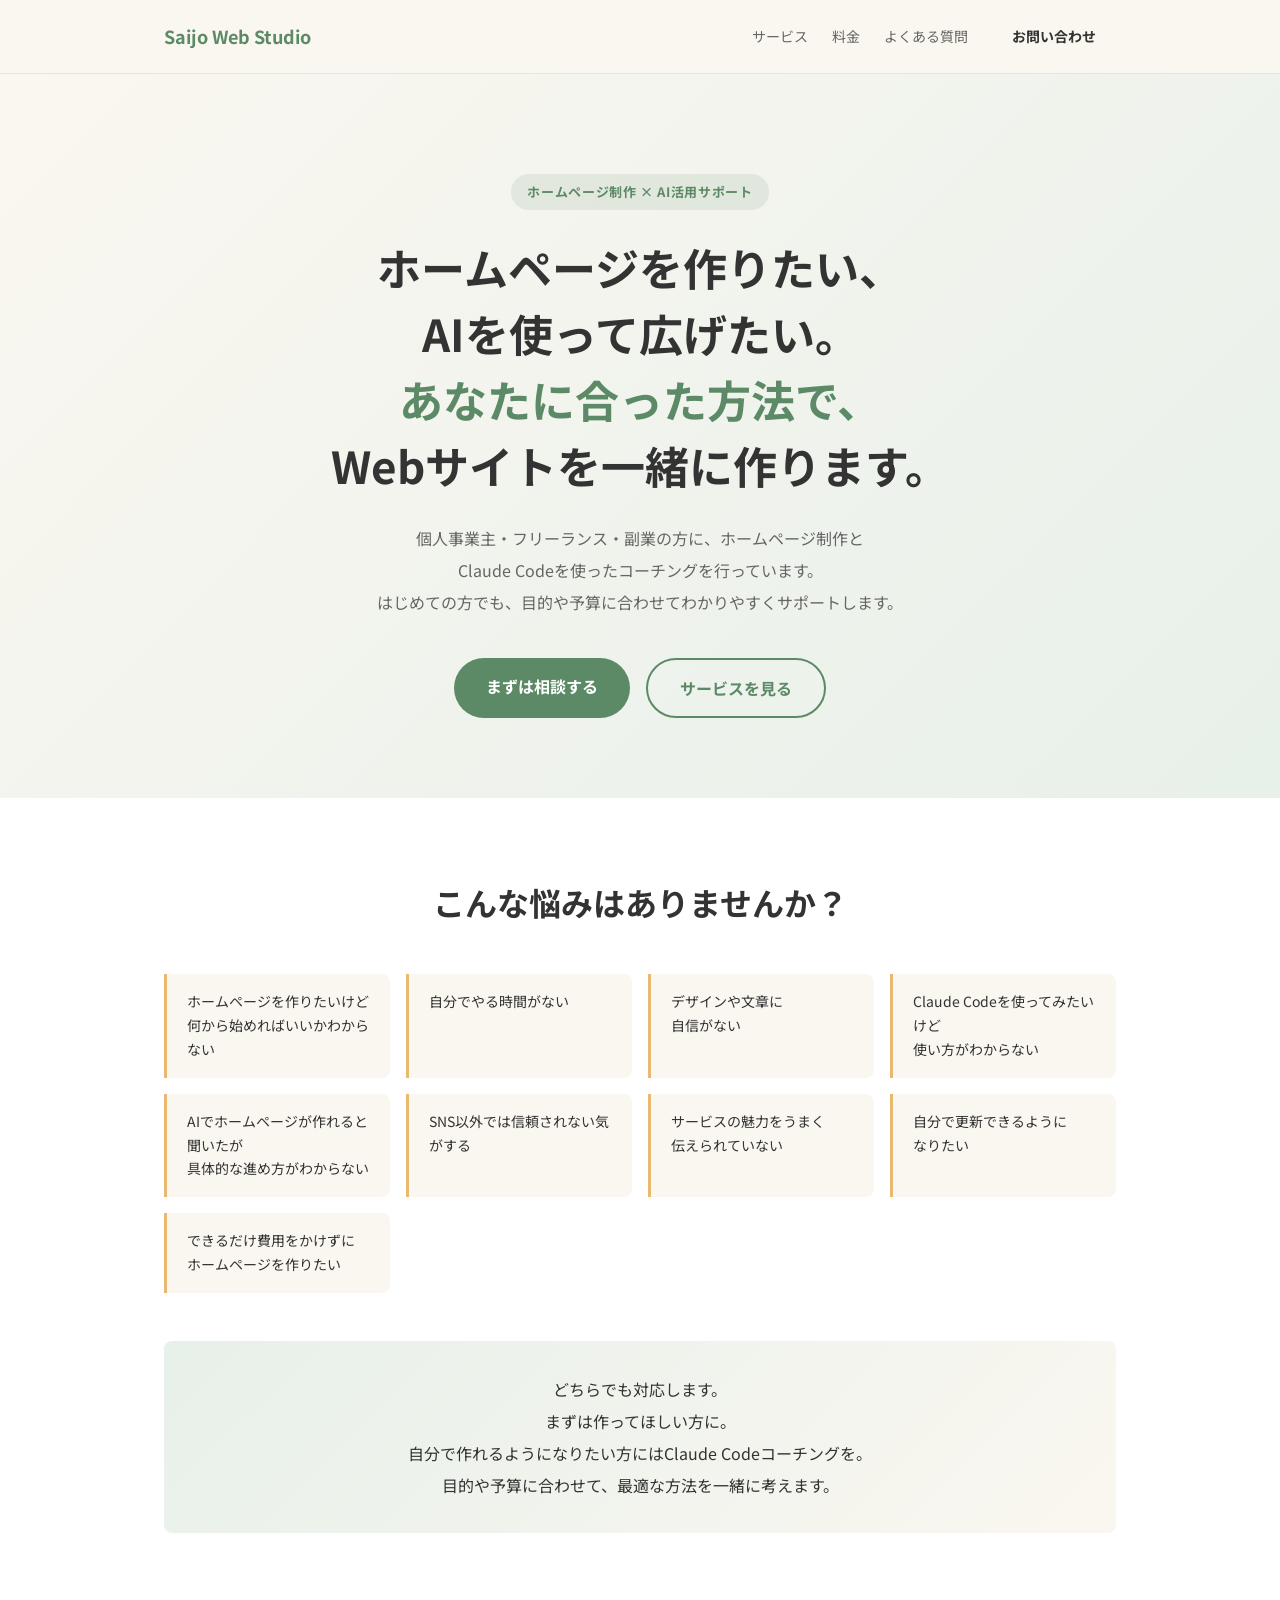
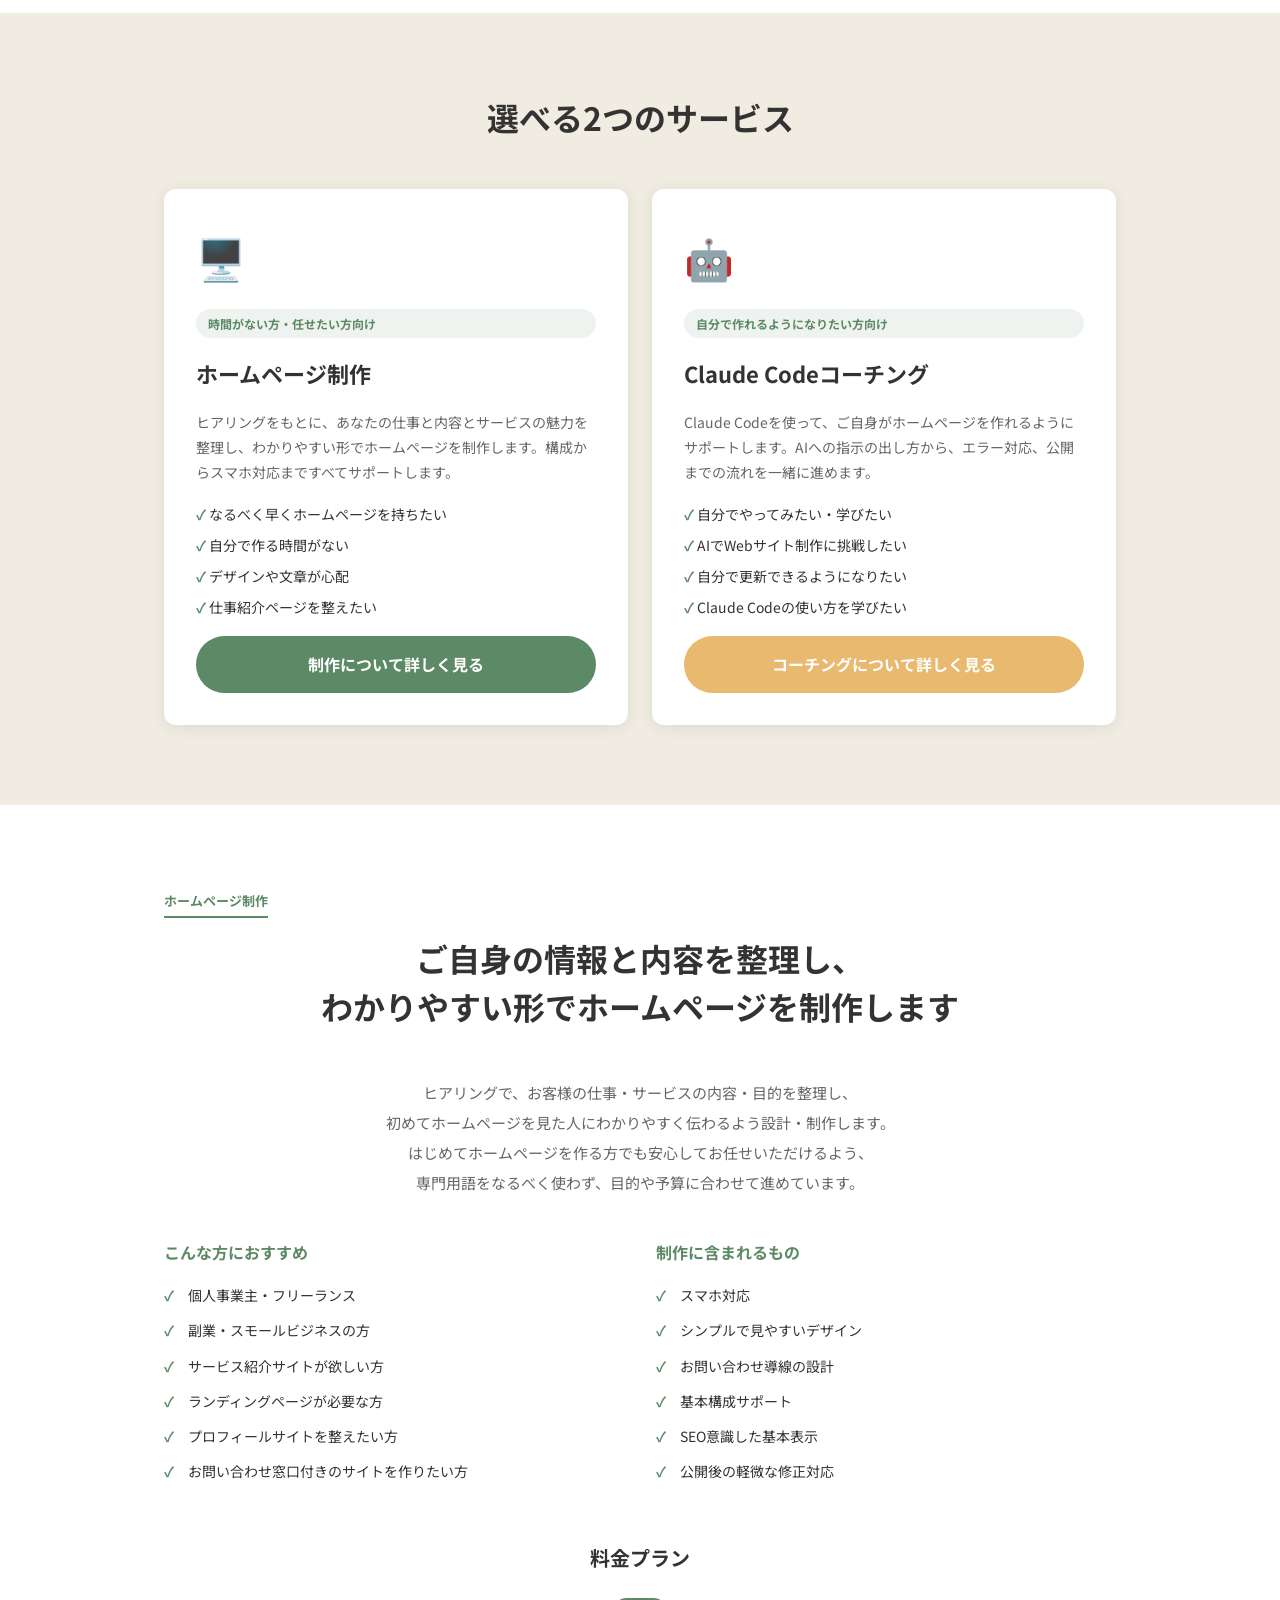
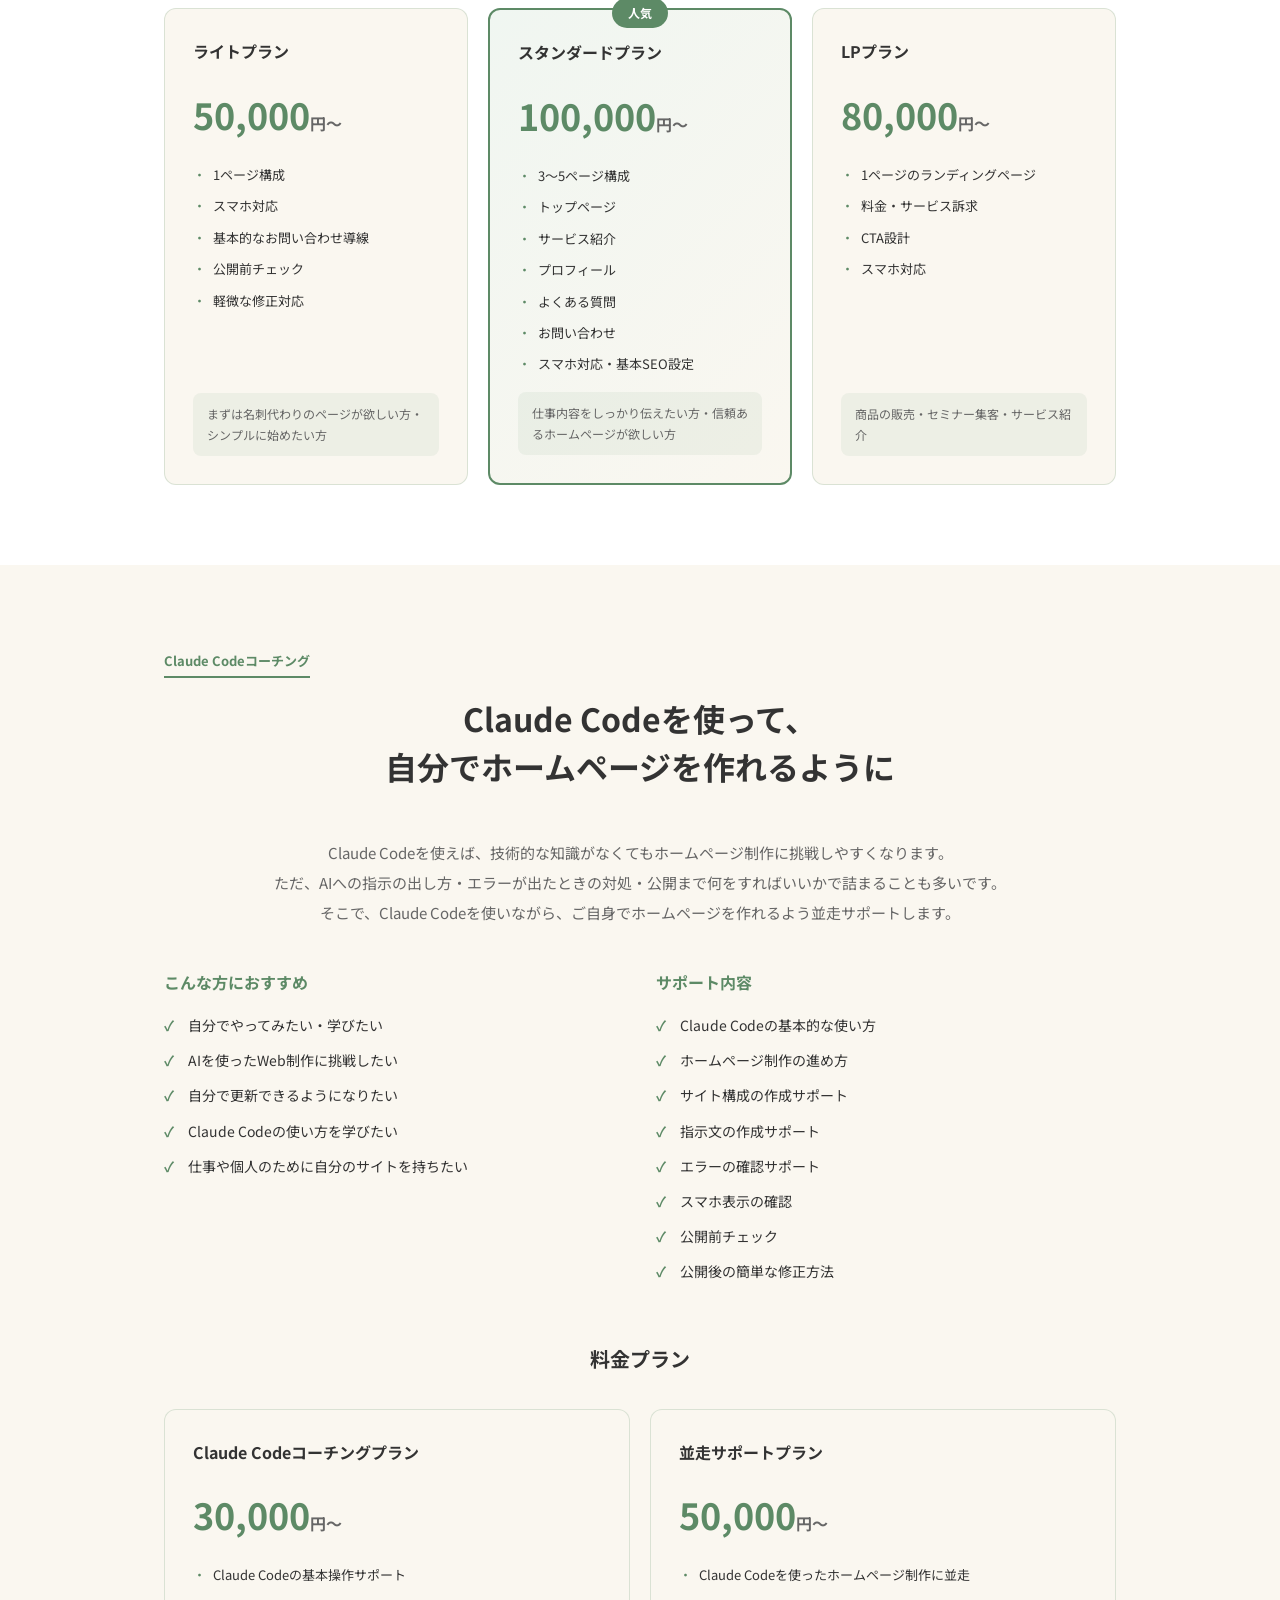
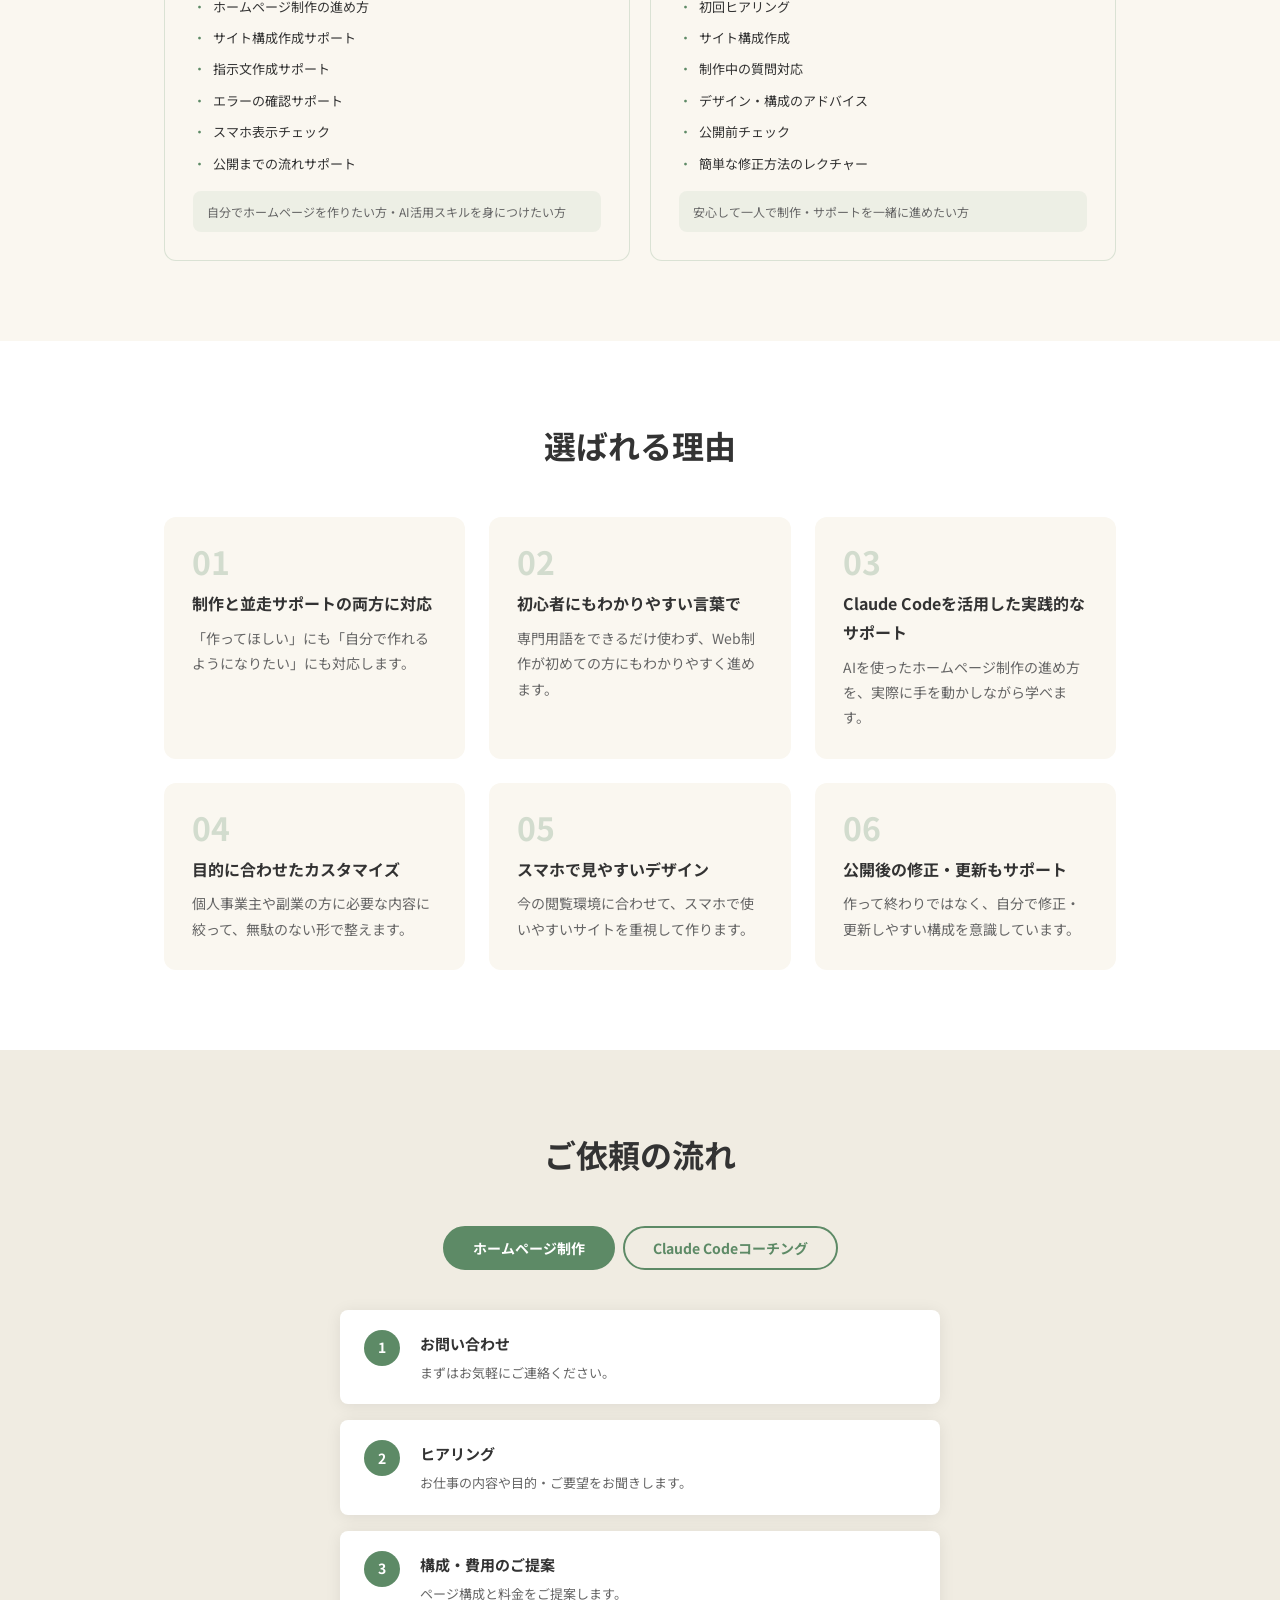
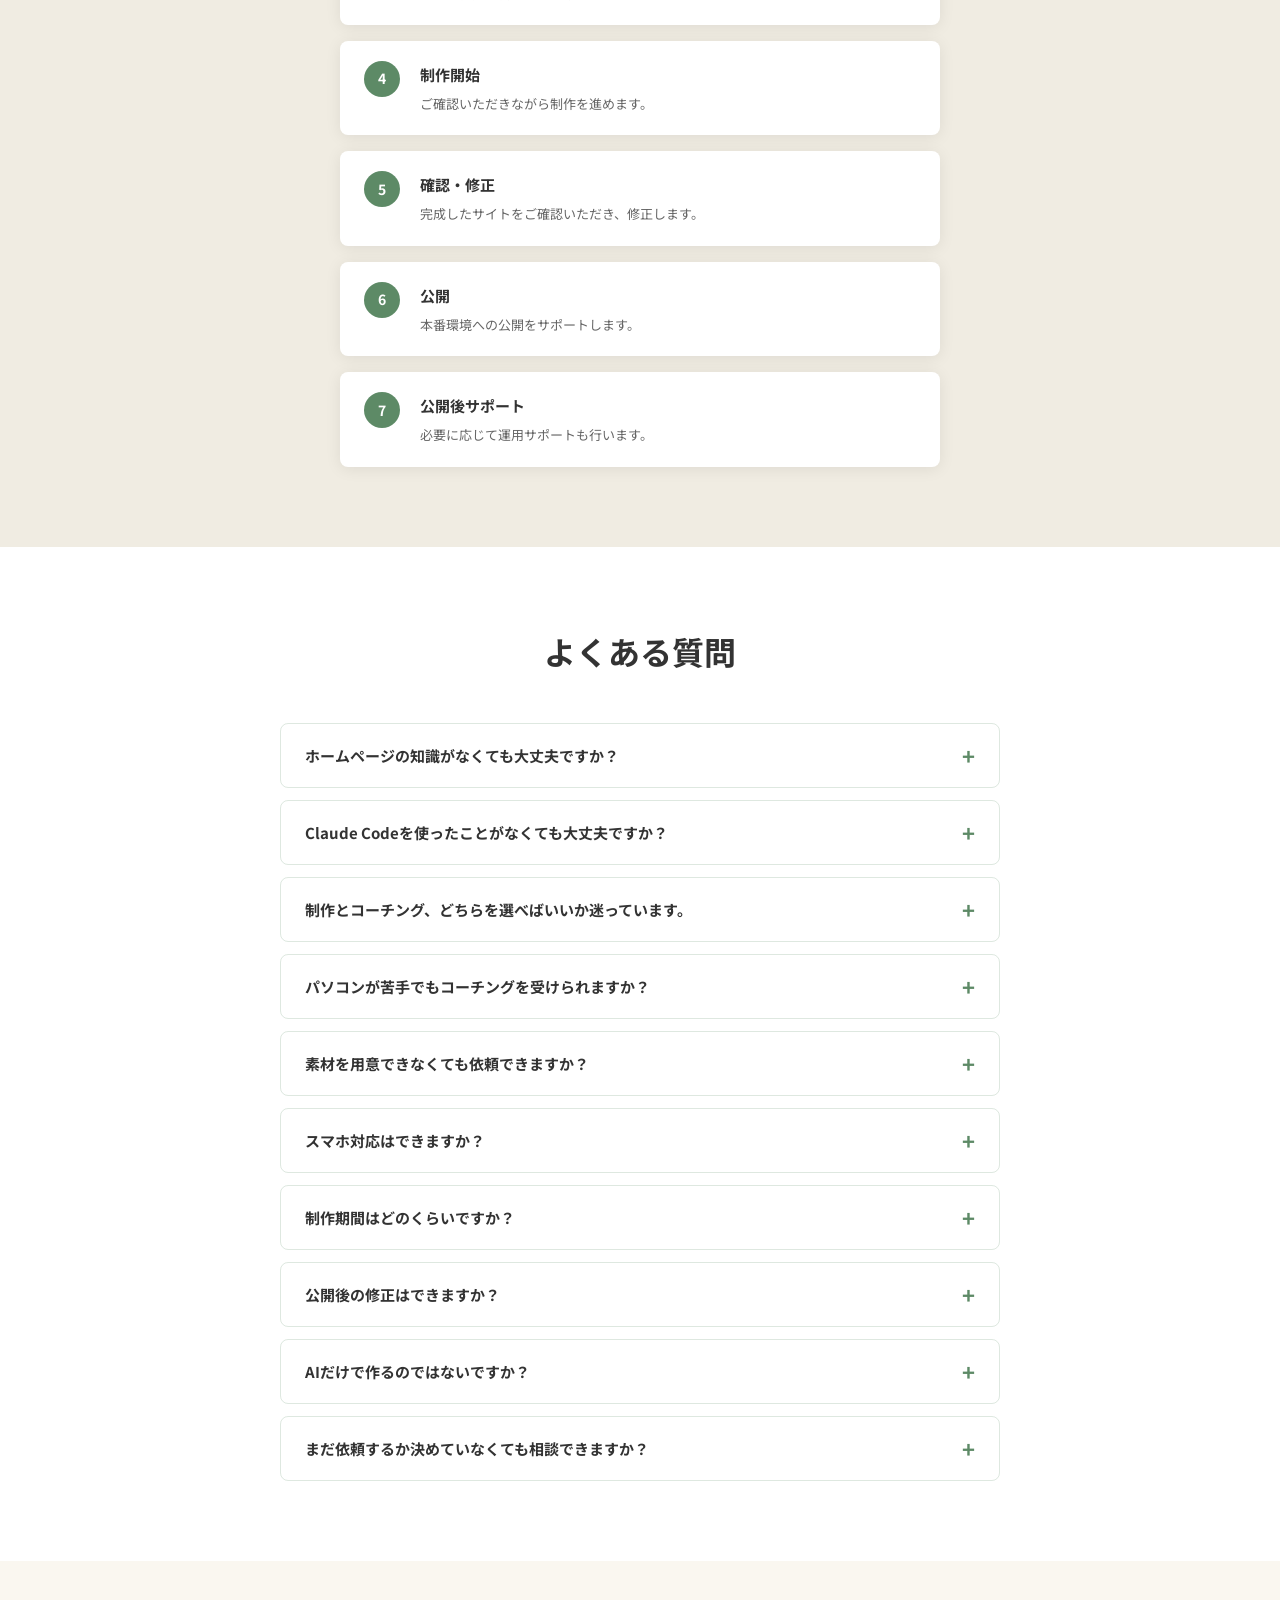
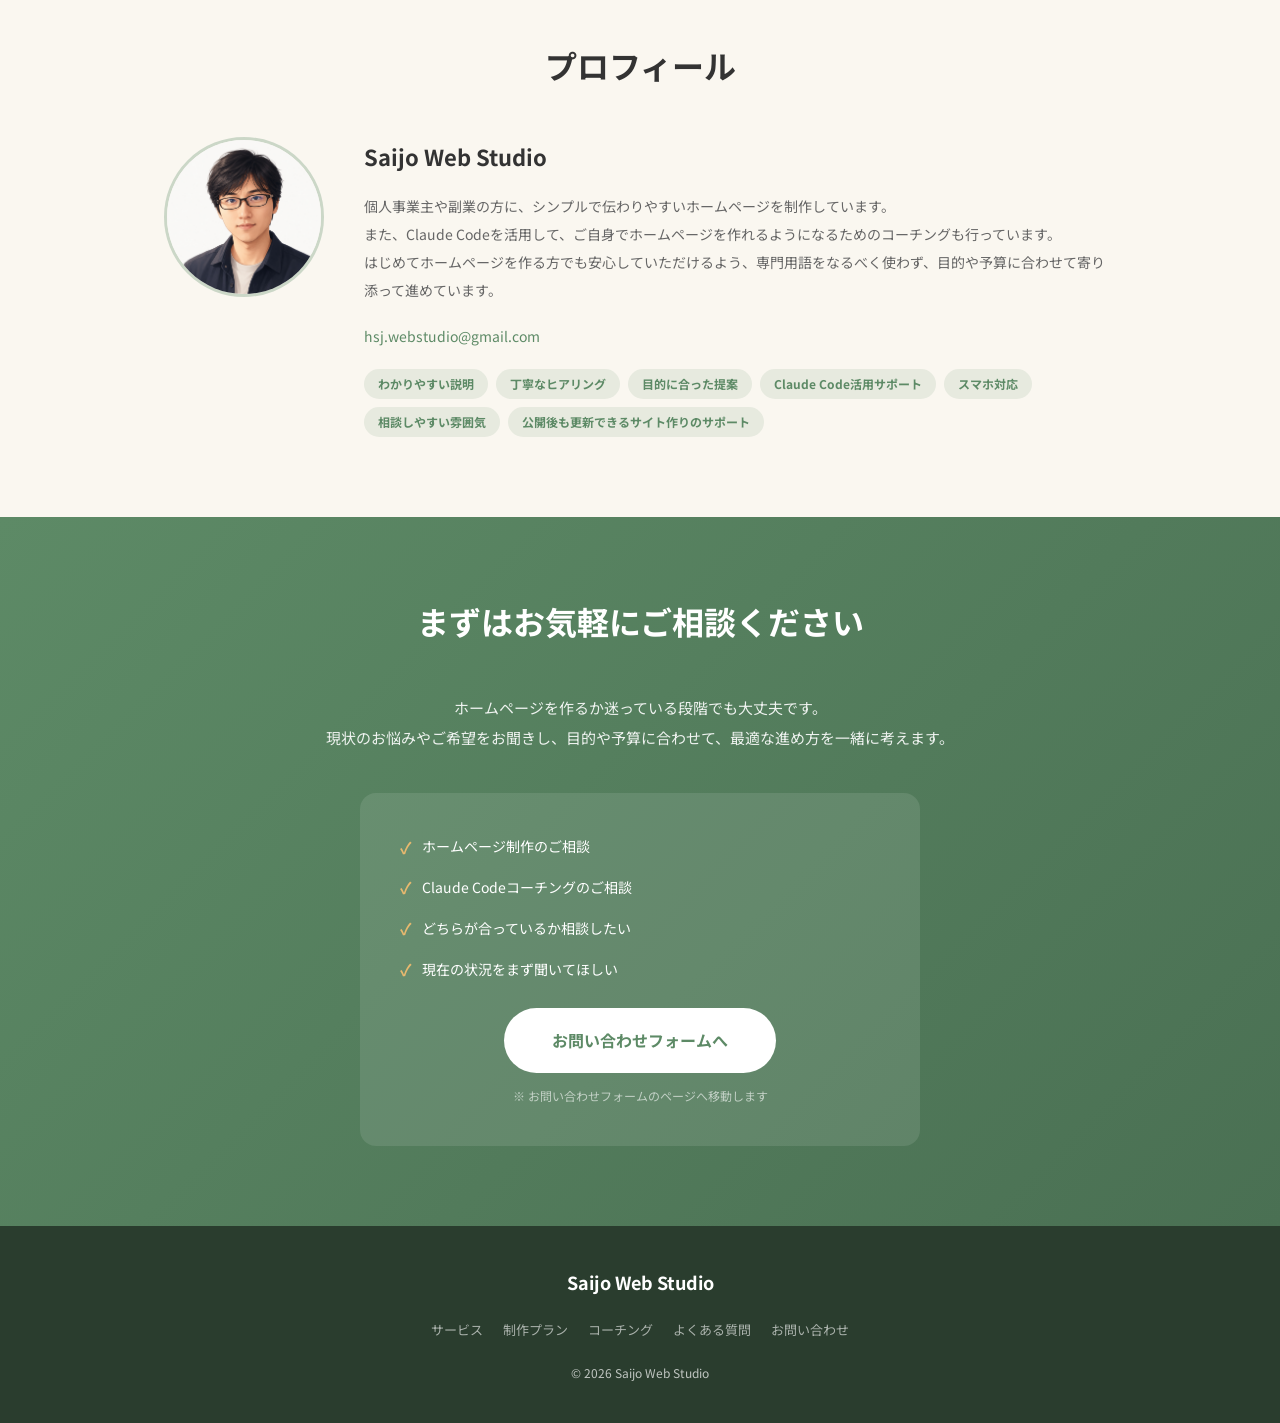
<file: index.html>
<!DOCTYPE html>
<html lang="ja">
<head>
  <meta charset="UTF-8">
  <meta name="viewport" content="width=device-width, initial-scale=1.0">
  <title>Saijo Web Studio｜ホームページ制作・Claude Codeコーチング</title>
  <meta name="description" content="個人事業主・フリーランス・副業の方に、ホームページ制作とClaude Codeを使ったコーチングを行っています。はじめての方でも安心して相談できるWebデザインサービスです。">
  <meta name="google-site-verification" content="eg5qAWRPRAw-ladMPa7Pkmbs3bRpf3kTgmOZ6HVZvSE" />
  <link rel="preconnect" href="https://fonts.googleapis.com">
  <link rel="preconnect" href="https://fonts.gstatic.com" crossorigin>
  <link href="https://fonts.googleapis.com/css2?family=Noto+Sans+JP:wght@400;500;700&display=swap" rel="stylesheet">
  <link rel="stylesheet" href="css/style.css">
</head>
<body>

  <!-- ヘッダー -->
  <header class="header">
    <div class="container header__inner">
      <div class="header__logo">Saijo Web Studio</div>
      <nav class="header__nav">
        <a href="#services">サービス</a>
        <a href="#pricing-make">料金</a>
        <a href="#faq">よくある質問</a>
        <a href="#contact" class="btn btn--sm">お問い合わせ</a>
      </nav>
    </div>
  </header>

  <!-- ファーストビュー -->
  <section class="hero">
    <div class="container hero__inner">
      <p class="hero__label">ホームページ制作 × AI活用サポート</p>
      <h1 class="hero__title">
        ホームページを作りたい、<br>
        AIを使って広げたい。<br>
        <span>あなたに合った方法で、</span><br>
        Webサイトを一緒に作ります。
      </h1>
      <p class="hero__sub">
        個人事業主・フリーランス・副業の方に、ホームページ制作と<br class="pc-only">
        Claude Codeを使ったコーチングを行っています。<br>
        はじめての方でも、目的や予算に合わせてわかりやすくサポートします。
      </p>
      <div class="hero__cta">
        <a href="#contact" class="btn btn--primary">まずは相談する</a>
        <a href="#services" class="btn btn--outline">サービスを見る</a>
      </div>
    </div>
  </section>

  <!-- 悩みセクション -->
  <section class="pain" id="pain">
    <div class="container">
      <h2 class="section__title">こんな悩みはありませんか？</h2>
      <div class="pain__grid">
        <div class="pain__item">ホームページを作りたいけど<br>何から始めればいいかわからない</div>
        <div class="pain__item">自分でやる時間がない</div>
        <div class="pain__item">デザインや文章に<br>自信がない</div>
        <div class="pain__item">Claude Codeを使ってみたいけど<br>使い方がわからない</div>
        <div class="pain__item">AIでホームページが作れると聞いたが<br>具体的な進め方がわからない</div>
        <div class="pain__item">SNS以外では信頼されない気がする</div>
        <div class="pain__item">サービスの魅力をうまく<br>伝えられていない</div>
        <div class="pain__item">自分で更新できるように<br>なりたい</div>
        <div class="pain__item">できるだけ費用をかけずに<br>ホームページを作りたい</div>
      </div>
      <p class="pain__lead">
        どちらでも対応します。<br>
        まずは作ってほしい方に。<br>
        自分で作れるようになりたい方にはClaude Codeコーチングを。<br>
        目的や予算に合わせて、最適な方法を一緒に考えます。
      </p>
    </div>
  </section>

  <!-- サービス選択 -->
  <section class="services" id="services">
    <div class="container">
      <h2 class="section__title">選べる2つのサービス</h2>
      <div class="services__grid">

        <div class="service-card">
          <div class="service-card__icon">🖥️</div>
          <div class="service-card__label">時間がない方・任せたい方向け</div>
          <h3 class="service-card__title">ホームページ制作</h3>
          <p class="service-card__desc">
            ヒアリングをもとに、あなたの仕事と内容とサービスの魅力を整理し、わかりやすい形でホームページを制作します。構成からスマホ対応まですべてサポートします。
          </p>
          <ul class="service-card__list">
            <li>なるべく早くホームページを持ちたい</li>
            <li>自分で作る時間がない</li>
            <li>デザインや文章が心配</li>
            <li>仕事紹介ページを整えたい</li>
          </ul>
          <a href="#pricing-make" class="btn btn--primary">制作について詳しく見る</a>
        </div>

        <div class="service-card">
          <div class="service-card__icon">🤖</div>
          <div class="service-card__label">自分で作れるようになりたい方向け</div>
          <h3 class="service-card__title">Claude Codeコーチング</h3>
          <p class="service-card__desc">
            Claude Codeを使って、ご自身がホームページを作れるようにサポートします。AIへの指示の出し方から、エラー対応、公開までの流れを一緒に進めます。
          </p>
          <ul class="service-card__list">
            <li>自分でやってみたい・学びたい</li>
            <li>AIでWebサイト制作に挑戦したい</li>
            <li>自分で更新できるようになりたい</li>
            <li>Claude Codeの使い方を学びたい</li>
          </ul>
          <a href="#pricing-coach" class="btn btn--secondary">コーチングについて詳しく見る</a>
        </div>

      </div>
    </div>
  </section>

  <!-- ホームページ制作詳細 -->
  <section class="detail" id="pricing-make">
    <div class="container">
      <div class="detail__label">ホームページ制作</div>
      <h2 class="section__title">ご自身の情報と内容を整理し、<br>わかりやすい形でホームページを制作します</h2>
      <p class="detail__desc">
        ヒアリングで、お客様の仕事・サービスの内容・目的を整理し、<br class="pc-only">
        初めてホームページを見た人にわかりやすく伝わるよう設計・制作します。<br>
        はじめてホームページを作る方でも安心してお任せいただけるよう、<br class="pc-only">
        専門用語をなるべく使わず、目的や予算に合わせて進めています。
      </p>
      <div class="detail__cols">
        <div>
          <h4>こんな方におすすめ</h4>
          <ul class="check-list">
            <li>個人事業主・フリーランス</li>
            <li>副業・スモールビジネスの方</li>
            <li>サービス紹介サイトが欲しい方</li>
            <li>ランディングページが必要な方</li>
            <li>プロフィールサイトを整えたい方</li>
            <li>お問い合わせ窓口付きのサイトを作りたい方</li>
          </ul>
        </div>
        <div>
          <h4>制作に含まれるもの</h4>
          <ul class="check-list">
            <li>スマホ対応</li>
            <li>シンプルで見やすいデザイン</li>
            <li>お問い合わせ導線の設計</li>
            <li>基本構成サポート</li>
            <li>SEO意識した基本表示</li>
            <li>公開後の軽微な修正対応</li>
          </ul>
        </div>
      </div>

      <h3 class="pricing__heading">料金プラン</h3>
      <div class="pricing__grid">
        <div class="pricing__card">
          <div class="pricing__name">ライトプラン</div>
          <div class="pricing__price">50,000<span>円〜</span></div>
          <ul class="pricing__list">
            <li>1ページ構成</li>
            <li>スマホ対応</li>
            <li>基本的なお問い合わせ導線</li>
            <li>公開前チェック</li>
            <li>軽微な修正対応</li>
          </ul>
          <p class="pricing__for">まずは名刺代わりのページが欲しい方・シンプルに始めたい方</p>
        </div>
        <div class="pricing__card pricing__card--featured">
          <div class="pricing__badge">人気</div>
          <div class="pricing__name">スタンダードプラン</div>
          <div class="pricing__price">100,000<span>円〜</span></div>
          <ul class="pricing__list">
            <li>3〜5ページ構成</li>
            <li>トップページ</li>
            <li>サービス紹介</li>
            <li>プロフィール</li>
            <li>よくある質問</li>
            <li>お問い合わせ</li>
            <li>スマホ対応・基本SEO設定</li>
          </ul>
          <p class="pricing__for">仕事内容をしっかり伝えたい方・信頼あるホームページが欲しい方</p>
        </div>
        <div class="pricing__card">
          <div class="pricing__name">LPプラン</div>
          <div class="pricing__price">80,000<span>円〜</span></div>
          <ul class="pricing__list">
            <li>1ページのランディングページ</li>
            <li>料金・サービス訴求</li>
            <li>CTA設計</li>
            <li>スマホ対応</li>
          </ul>
          <p class="pricing__for">商品の販売・セミナー集客・サービス紹介</p>
        </div>
      </div>
    </div>
  </section>

  <!-- Claude Codeコーチング詳細 -->
  <section class="detail detail--dark" id="pricing-coach">
    <div class="container">
      <div class="detail__label">Claude Codeコーチング</div>
      <h2 class="section__title">Claude Codeを使って、<br>自分でホームページを作れるように</h2>
      <p class="detail__desc">
        Claude Codeを使えば、技術的な知識がなくてもホームページ制作に挑戦しやすくなります。<br>
        ただ、AIへの指示の出し方・エラーが出たときの対処・公開まで何をすればいいかで詰まることも多いです。<br>
        そこで、Claude Codeを使いながら、ご自身でホームページを作れるよう並走サポートします。
      </p>
      <div class="detail__cols">
        <div>
          <h4>こんな方におすすめ</h4>
          <ul class="check-list">
            <li>自分でやってみたい・学びたい</li>
            <li>AIを使ったWeb制作に挑戦したい</li>
            <li>自分で更新できるようになりたい</li>
            <li>Claude Codeの使い方を学びたい</li>
            <li>仕事や個人のために自分のサイトを持ちたい</li>
          </ul>
        </div>
        <div>
          <h4>サポート内容</h4>
          <ul class="check-list">
            <li>Claude Codeの基本的な使い方</li>
            <li>ホームページ制作の進め方</li>
            <li>サイト構成の作成サポート</li>
            <li>指示文の作成サポート</li>
            <li>エラーの確認サポート</li>
            <li>スマホ表示の確認</li>
            <li>公開前チェック</li>
            <li>公開後の簡単な修正方法</li>
          </ul>
        </div>
      </div>

      <h3 class="pricing__heading">料金プラン</h3>
      <div class="pricing__grid pricing__grid--2col">
        <div class="pricing__card">
          <div class="pricing__name">Claude Codeコーチングプラン</div>
          <div class="pricing__price">30,000<span>円〜</span></div>
          <ul class="pricing__list">
            <li>Claude Codeの基本操作サポート</li>
            <li>ホームページ制作の進め方</li>
            <li>サイト構成作成サポート</li>
            <li>指示文作成サポート</li>
            <li>エラーの確認サポート</li>
            <li>スマホ表示チェック</li>
            <li>公開までの流れサポート</li>
          </ul>
          <p class="pricing__for">自分でホームページを作りたい方・AI活用スキルを身につけたい方</p>
        </div>
        <div class="pricing__card">
          <div class="pricing__name">並走サポートプラン</div>
          <div class="pricing__price">50,000<span>円〜</span></div>
          <ul class="pricing__list">
            <li>Claude Codeを使ったホームページ制作に並走</li>
            <li>初回ヒアリング</li>
            <li>サイト構成作成</li>
            <li>制作中の質問対応</li>
            <li>デザイン・構成のアドバイス</li>
            <li>公開前チェック</li>
            <li>簡単な修正方法のレクチャー</li>
          </ul>
          <p class="pricing__for">安心して一人で制作・サポートを一緒に進めたい方</p>
        </div>
      </div>
    </div>
  </section>

  <!-- 選ばれる理由 -->
  <section class="reasons" id="reasons">
    <div class="container">
      <h2 class="section__title">選ばれる理由</h2>
      <div class="reasons__grid">
        <div class="reason__item">
          <div class="reason__num">01</div>
          <h4>制作と並走サポートの両方に対応</h4>
          <p>「作ってほしい」にも「自分で作れるようになりたい」にも対応します。</p>
        </div>
        <div class="reason__item">
          <div class="reason__num">02</div>
          <h4>初心者にもわかりやすい言葉で</h4>
          <p>専門用語をできるだけ使わず、Web制作が初めての方にもわかりやすく進めます。</p>
        </div>
        <div class="reason__item">
          <div class="reason__num">03</div>
          <h4>Claude Codeを活用した実践的なサポート</h4>
          <p>AIを使ったホームページ制作の進め方を、実際に手を動かしながら学べます。</p>
        </div>
        <div class="reason__item">
          <div class="reason__num">04</div>
          <h4>目的に合わせたカスタマイズ</h4>
          <p>個人事業主や副業の方に必要な内容に絞って、無駄のない形で整えます。</p>
        </div>
        <div class="reason__item">
          <div class="reason__num">05</div>
          <h4>スマホで見やすいデザイン</h4>
          <p>今の閲覧環境に合わせて、スマホで使いやすいサイトを重視して作ります。</p>
        </div>
        <div class="reason__item">
          <div class="reason__num">06</div>
          <h4>公開後の修正・更新もサポート</h4>
          <p>作って終わりではなく、自分で修正・更新しやすい構成を意識しています。</p>
        </div>
      </div>
    </div>
  </section>

  <!-- 流れ -->
  <section class="flow" id="flow">
    <div class="container">
      <h2 class="section__title">ご依頼の流れ</h2>
      <div class="flow__tabs">
        <button class="flow__tab flow__tab--active" data-tab="make">ホームページ制作</button>
        <button class="flow__tab" data-tab="coach">Claude Codeコーチング</button>
      </div>

      <div class="flow__content" id="flow-make">
        <div class="flow__steps">
          <div class="flow__step"><span class="flow__step-num">1</span><div><strong>お問い合わせ</strong><p>まずはお気軽にご連絡ください。</p></div></div>
          <div class="flow__step"><span class="flow__step-num">2</span><div><strong>ヒアリング</strong><p>お仕事の内容や目的・ご要望をお聞きします。</p></div></div>
          <div class="flow__step"><span class="flow__step-num">3</span><div><strong>構成・費用のご提案</strong><p>ページ構成と料金をご提案します。</p></div></div>
          <div class="flow__step"><span class="flow__step-num">4</span><div><strong>制作開始</strong><p>ご確認いただきながら制作を進めます。</p></div></div>
          <div class="flow__step"><span class="flow__step-num">5</span><div><strong>確認・修正</strong><p>完成したサイトをご確認いただき、修正します。</p></div></div>
          <div class="flow__step"><span class="flow__step-num">6</span><div><strong>公開</strong><p>本番環境への公開をサポートします。</p></div></div>
          <div class="flow__step"><span class="flow__step-num">7</span><div><strong>公開後サポート</strong><p>必要に応じて運用サポートも行います。</p></div></div>
        </div>
      </div>

      <div class="flow__content flow__content--hidden" id="flow-coach">
        <div class="flow__steps">
          <div class="flow__step"><span class="flow__step-num">1</span><div><strong>お問い合わせ</strong><p>まずはお気軽にご連絡ください。</p></div></div>
          <div class="flow__step"><span class="flow__step-num">2</span><div><strong>現状ヒアリング</strong><p>今の状況や作りたいサイトの内容をお聞きします。</p></div></div>
          <div class="flow__step"><span class="flow__step-num">3</span><div><strong>サイト内容を整理</strong><p>作りたいホームページの内容を一緒に整理します。</p></div></div>
          <div class="flow__step"><span class="flow__step-num">4</span><div><strong>Claude Codeの準備・使い方</strong><p>環境設定から基本的な使い方を確認します。</p></div></div>
          <div class="flow__step"><span class="flow__step-num">5</span><div><strong>一緒にサイト制作開始</strong><p>実際に手を動かしながら進めます。</p></div></div>
          <div class="flow__step"><span class="flow__step-num">6</span><div><strong>修正・確認サポート</strong><p>エラーや見た目の確認を一緒に行います。</p></div></div>
          <div class="flow__step"><span class="flow__step-num">7</span><div><strong>公開前チェック</strong><p>スマホ表示・動作確認を行います。</p></div></div>
          <div class="flow__step"><span class="flow__step-num">8</span><div><strong>自分で更新できる方法を確認</strong><p>公開後に自分で更新できるよう確認します。</p></div></div>
        </div>
      </div>

    </div>
  </section>

  <!-- よくある質問 -->
  <section class="faq" id="faq">
    <div class="container">
      <h2 class="section__title">よくある質問</h2>
      <div class="faq__list">

        <details class="faq__item">
          <summary>ホームページの知識がなくても大丈夫ですか？</summary>
          <p>はい、大丈夫です。専門用語をできるだけ使わず、必要な内容を一緒に整理しながら進めます。</p>
        </details>

        <details class="faq__item">
          <summary>Claude Codeを使ったことがなくても大丈夫ですか？</summary>
          <p>はい、大丈夫です。基本的な使い方からサポートします。はじめての方でも進められるよう、画面の確認や操作を一緒に確認します。</p>
        </details>

        <details class="faq__item">
          <summary>制作とコーチング、どちらを選べばいいか迷っています。</summary>
          <p>どちらでも大丈夫です。ご予算・目的・お仕事でできる時間などをお聞きした上で、制作かコーチングかをどちらが合っているかご提案します。</p>
        </details>

        <details class="faq__item">
          <summary>パソコンが苦手でもコーチングを受けられますか？</summary>
          <p>はい、可能です。ただし、基本的なパソコン操作や文字入力は必要になります。難しい場合は、できる範囲をご確認しながら進めます。</p>
        </details>

        <details class="faq__item">
          <summary>素材を用意できなくても依頼できますか？</summary>
          <p>はい、可能です。ヒアリング内容をもとに、構成サポートを行います。</p>
        </details>

        <details class="faq__item">
          <summary>スマホ対応はできますか？</summary>
          <p>はい、スマートフォンで見やすいレスポンシブデザインを意識して制作・サポートします。</p>
        </details>

        <details class="faq__item">
          <summary>制作期間はどのくらいですか？</summary>
          <p>内容によりますが、1ページ構成の場合は2〜4週間程度を目安としています。コーチングの場合は、ご自身の作業ペースによって変わります。</p>
        </details>

        <details class="faq__item">
          <summary>公開後の修正はできますか？</summary>
          <p>はい、公開後の軽微な修正は簡単な対応で可能です。コーチングでは、自分で修正できる方法もお伝えします。</p>
        </details>

        <details class="faq__item">
          <summary>AIだけで作るのではないですか？</summary>
          <p>Claude Codeを使うことで制作は進めやすくなりますが、目的の整理・内容の確認・デザインの調整・公開前チェックは大切です。この部分を一緒にサポートします。</p>
        </details>

        <details class="faq__item">
          <summary>まだ依頼するか決めていなくても相談できますか？</summary>
          <p>はい、お気軽にどうぞ。まずはご状況やご希望をお聞きし、最適な進め方を一緒に考えます。</p>
        </details>

      </div>
    </div>
  </section>

  <!-- プロフィール -->
  <section class="profile" id="profile">
    <div class="container">
      <h2 class="section__title">プロフィール</h2>
      <div class="profile__inner">
        <div class="profile__img">
          <img src="images/profile-icon.jpg" alt="Saijo Web Studio プロフィール写真" class="profile__img-icon">
        </div>
        <div class="profile__body">
          <h3 class="profile__name">Saijo Web Studio</h3>
          <p class="profile__desc">
            個人事業主や副業の方に、シンプルで伝わりやすいホームページを制作しています。<br>
            また、Claude Codeを活用して、ご自身でホームページを作れるようになるためのコーチングも行っています。<br>
            はじめてホームページを作る方でも安心していただけるよう、専門用語をなるべく使わず、目的や予算に合わせて寄り添って進めています。
          </p>
          <p class="profile__email"><a href="mailto:hsj.webstudio@gmail.com">hsj.webstudio@gmail.com</a></p>
          <ul class="profile__tags">
            <li>わかりやすい説明</li>
            <li>丁寧なヒアリング</li>
            <li>目的に合った提案</li>
            <li>Claude Code活用サポート</li>
            <li>スマホ対応</li>
            <li>相談しやすい雰囲気</li>
            <li>公開後も更新できるサイト作りのサポート</li>
          </ul>
        </div>
      </div>
    </div>
  </section>

  <!-- お問い合わせ -->
  <section class="contact" id="contact">
    <div class="container">
      <h2 class="section__title">まずはお気軽にご相談ください</h2>
      <p class="contact__desc">
        ホームページを作るか迷っている段階でも大丈夫です。<br>
        現状のお悩みやご希望をお聞きし、目的や予算に合わせて、最適な進め方を一緒に考えます。
      </p>
      <div class="contact__box">
        <div class="contact__items">
          <div class="contact__item">
            <span class="contact__check">✓</span>
            <span>ホームページ制作のご相談</span>
          </div>
          <div class="contact__item">
            <span class="contact__check">✓</span>
            <span>Claude Codeコーチングのご相談</span>
          </div>
          <div class="contact__item">
            <span class="contact__check">✓</span>
            <span>どちらが合っているか相談したい</span>
          </div>
          <div class="contact__item">
            <span class="contact__check">✓</span>
            <span>現在の状況をまず聞いてほしい</span>
          </div>
        </div>
        <a href="contact.html" class="btn btn--primary btn--lg">
          お問い合わせフォームへ
        </a>
        <p class="contact__note">※ お問い合わせフォームのページへ移動します</p>
      </div>
    </div>
  </section>

  <!-- フッター -->
  <footer class="footer">
    <div class="container footer__inner">
      <div class="footer__logo">Saijo Web Studio</div>
      <nav class="footer__nav">
        <a href="#services">サービス</a>
        <a href="#pricing-make">制作プラン</a>
        <a href="#pricing-coach">コーチング</a>
        <a href="#faq">よくある質問</a>
        <a href="#contact">お問い合わせ</a>
      </nav>
      <p class="footer__copy">&copy; 2026 Saijo Web Studio</p>
    </div>
  </footer>

  <script src="js/main.js"></script>
</body>
</html>
</file>
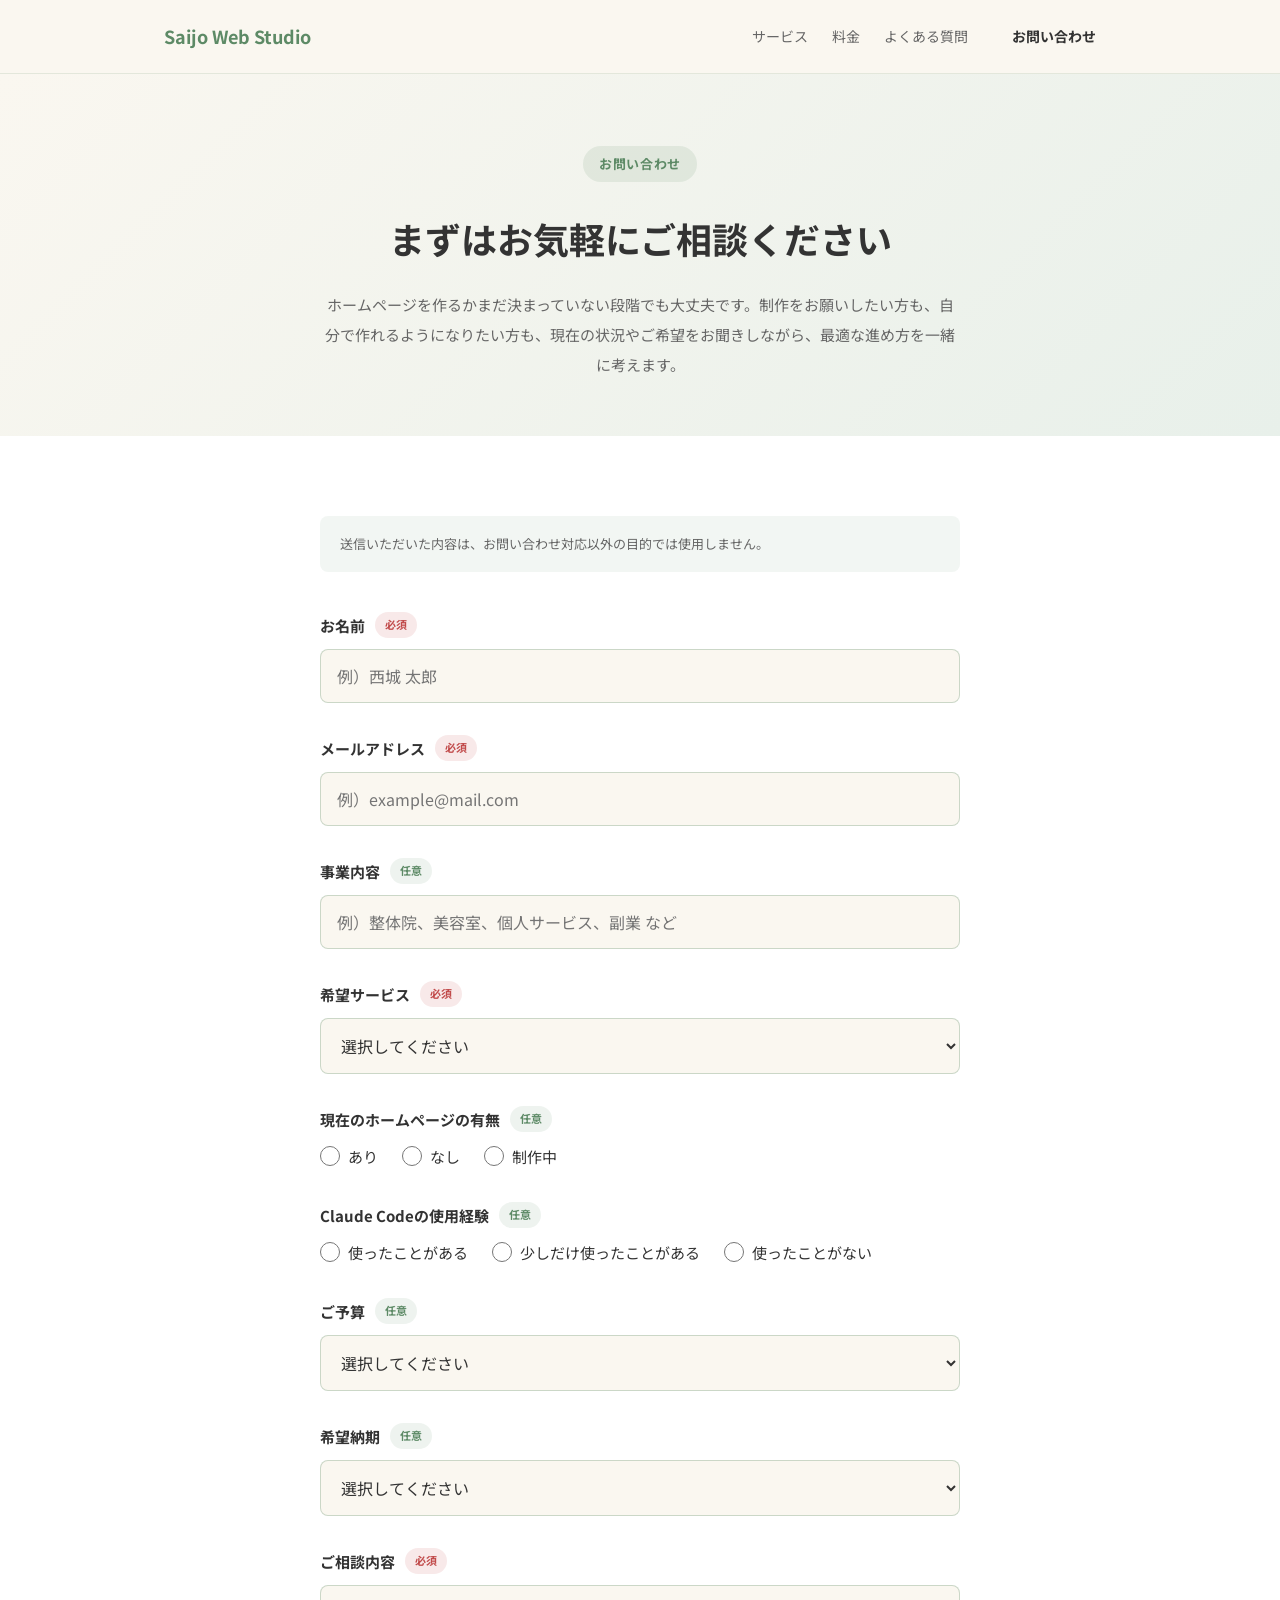
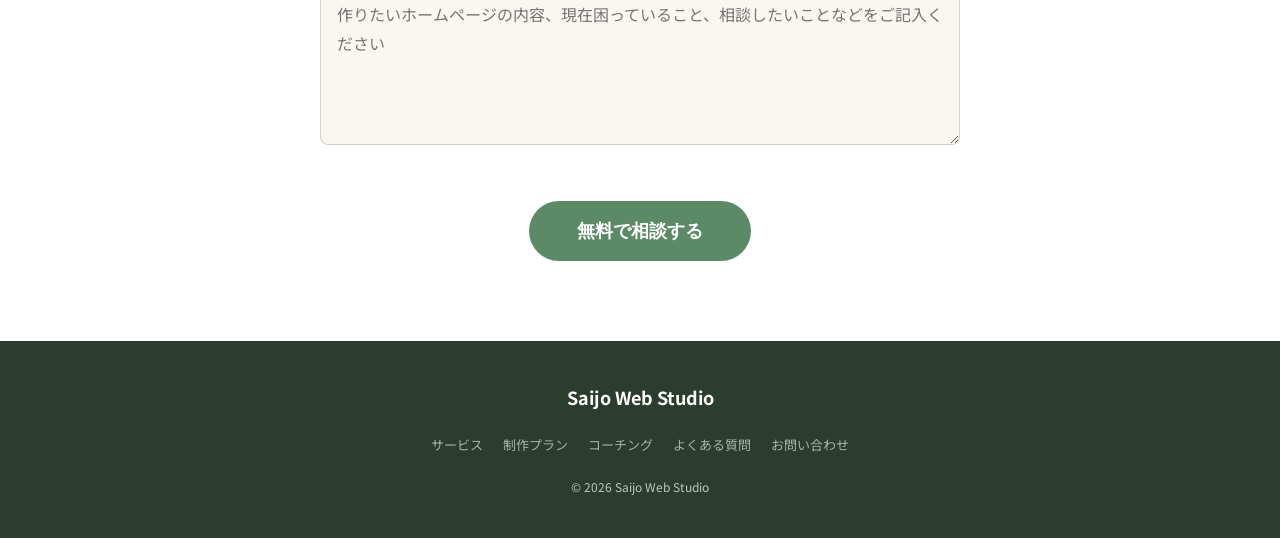
<file: contact.html>
<!DOCTYPE html>
<html lang="ja">
<head>
  <meta charset="UTF-8">
  <meta name="viewport" content="width=device-width, initial-scale=1.0">
  <title>お問い合わせ｜Saijo Web Studio</title>
  <meta name="description" content="ホームページ制作代行・Claude Codeコーチングのご相談はこちらから。ホームページを作るか迷っている段階でも大丈夫です。">
  <link rel="preconnect" href="https://fonts.googleapis.com">
  <link rel="preconnect" href="https://fonts.gstatic.com" crossorigin>
  <link href="https://fonts.googleapis.com/css2?family=Noto+Sans+JP:wght@400;500;700&display=swap" rel="stylesheet">
  <link rel="stylesheet" href="css/style.css">
</head>
<body>

  <!-- ヘッダー -->
  <header class="header">
    <div class="container header__inner">
      <a href="index.html" class="header__logo">Saijo Web Studio</a>
      <nav class="header__nav">
        <a href="index.html#services">サービス</a>
        <a href="index.html#pricing-make">料金</a>
        <a href="index.html#faq">よくある質問</a>
        <a href="contact.html" class="btn btn--sm">お問い合わせ</a>
      </nav>
    </div>
  </header>

  <!-- ページ見出し -->
  <section class="page-hero">
    <div class="container">
      <p class="hero__label">お問い合わせ</p>
      <h1 class="page-hero__title">まずはお気軽にご相談ください</h1>
      <p class="page-hero__desc">
        ホームページを作るかまだ決まっていない段階でも大丈夫です。制作をお願いしたい方も、自分で作れるようになりたい方も、現在の状況やご希望をお聞きしながら、最適な進め方を一緒に考えます。
      </p>
    </div>
  </section>

  <!-- お問い合わせフォーム -->
  <section class="form-section">
    <div class="container">
      <div class="form-wrap">

        <p class="form-privacy">送信いただいた内容は、お問い合わせ対応以外の目的では使用しません。</p>

        <!--
          Formspree設定について
          下記 action の値「https://formspree.io/f/your-form-id」を、
          ご自身のFormspreeフォームID発行後のURLに差し替えてください。
          （例）https://formspree.io/f/abcd1234
        -->
        <form
          id="contact-form"
          class="form"
          action="https://formspree.io/f/xvzeoypb"
          method="POST"
          novalidate
        >

          <div class="form__group">
            <label class="form__label" for="name">
              お名前
              <span class="form__badge form__badge--required">必須</span>
            </label>
            <input class="form__input" type="text" id="name" name="name" placeholder="例）西城 太郎" required>
            <p class="form__error" id="error-name">お名前を入力してください。</p>
          </div>

          <div class="form__group">
            <label class="form__label" for="email">
              メールアドレス
              <span class="form__badge form__badge--required">必須</span>
            </label>
            <input class="form__input" type="email" id="email" name="email" placeholder="例）example@mail.com" required>
            <p class="form__error" id="error-email">メールアドレスを正しく入力してください。</p>
          </div>

          <div class="form__group">
            <label class="form__label" for="business">
              事業内容
              <span class="form__badge form__badge--optional">任意</span>
            </label>
            <input class="form__input" type="text" id="business" name="business" placeholder="例）整体院、美容室、個人サービス、副業 など">
          </div>

          <div class="form__group">
            <label class="form__label" for="service">
              希望サービス
              <span class="form__badge form__badge--required">必須</span>
            </label>
            <select class="form__select" id="service" name="service" required>
              <option value="" disabled selected>選択してください</option>
              <option value="ホームページ制作代行">ホームページ制作代行</option>
              <option value="Claude Code制作コーチング">Claude Code制作コーチング</option>
              <option value="どちらがよいか相談したい">どちらがよいか相談したい</option>
            </select>
            <p class="form__error" id="error-service">希望サービスを選択してください。</p>
          </div>

          <div class="form__group">
            <span class="form__label">
              現在のホームページの有無
              <span class="form__badge form__badge--optional">任意</span>
            </span>
            <div class="form__radio-group">
              <label class="form__radio-option"><input type="radio" name="hasWebsite" value="あり"> あり</label>
              <label class="form__radio-option"><input type="radio" name="hasWebsite" value="なし"> なし</label>
              <label class="form__radio-option"><input type="radio" name="hasWebsite" value="制作中"> 制作中</label>
            </div>
          </div>

          <div class="form__group">
            <span class="form__label">
              Claude Codeの使用経験
              <span class="form__badge form__badge--optional">任意</span>
            </span>
            <div class="form__radio-group">
              <label class="form__radio-option"><input type="radio" name="claudeExperience" value="使ったことがある"> 使ったことがある</label>
              <label class="form__radio-option"><input type="radio" name="claudeExperience" value="少しだけ使ったことがある"> 少しだけ使ったことがある</label>
              <label class="form__radio-option"><input type="radio" name="claudeExperience" value="使ったことがない"> 使ったことがない</label>
            </div>
          </div>

          <div class="form__group">
            <label class="form__label" for="budget">
              ご予算
              <span class="form__badge form__badge--optional">任意</span>
            </label>
            <select class="form__select" id="budget" name="budget">
              <option value="" selected>選択してください</option>
              <option value="3万円未満">3万円未満</option>
              <option value="3万円〜5万円">3万円〜5万円</option>
              <option value="5万円〜10万円">5万円〜10万円</option>
              <option value="10万円以上">10万円以上</option>
              <option value="まだ決まっていない">まだ決まっていない</option>
            </select>
          </div>

          <div class="form__group">
            <label class="form__label" for="deadline">
              希望納期
              <span class="form__badge form__badge--optional">任意</span>
            </label>
            <select class="form__select" id="deadline" name="deadline">
              <option value="" selected>選択してください</option>
              <option value="できるだけ早く">できるだけ早く</option>
              <option value="1ヶ月以内">1ヶ月以内</option>
              <option value="2〜3ヶ月以内">2〜3ヶ月以内</option>
              <option value="急ぎではない">急ぎではない</option>
              <option value="まだ決まっていない">まだ決まっていない</option>
            </select>
          </div>

          <div class="form__group">
            <label class="form__label" for="message">
              ご相談内容
              <span class="form__badge form__badge--required">必須</span>
            </label>
            <textarea class="form__textarea" id="message" name="message" placeholder="作りたいホームページの内容、現在困っていること、相談したいことなどをご記入ください" required></textarea>
            <p class="form__error" id="error-message">ご相談内容を入力してください。</p>
          </div>

          <div class="form__submit-wrap">
            <button type="submit" class="btn btn--primary btn--lg form__submit">無料で相談する</button>
          </div>

        </form>
      </div>
    </div>
  </section>

  <!-- フッター -->
  <footer class="footer">
    <div class="container footer__inner">
      <div class="footer__logo">Saijo Web Studio</div>
      <nav class="footer__nav">
        <a href="index.html#services">サービス</a>
        <a href="index.html#pricing-make">制作プラン</a>
        <a href="index.html#pricing-coach">コーチング</a>
        <a href="index.html#faq">よくある質問</a>
        <a href="contact.html">お問い合わせ</a>
      </nav>
      <p class="footer__copy">&copy; 2026 Saijo Web Studio</p>
    </div>
  </footer>

  <script src="js/contact.js"></script>
</body>
</html>
</file>
<file: css/style.css>
/* ===== リセット & ベース ===== */
*, *::before, *::after { box-sizing: border-box; margin: 0; padding: 0; }

:root {
  --color-primary: #5d8a66;
  --color-primary-dark: #4a7053;
  --color-accent: #e8b96f;
  --color-bg: #faf7f0;
  --color-bg-dark: #f0ece2;
  --color-text: #333;
  --color-text-light: #666;
  --color-white: #fff;
  --font: 'Noto Sans JP', 'Hiragino Sans', sans-serif;
  --radius: 8px;
  --shadow: 0 2px 16px rgba(0,0,0,0.08);
}

html { scroll-behavior: smooth; }

body {
  font-family: var(--font);
  color: var(--color-text);
  background: var(--color-bg);
  line-height: 1.8;
  font-size: 16px;
}

a { color: inherit; text-decoration: none; }
ul { list-style: none; }
img { max-width: 100%; display: block; }

.container {
  max-width: 1000px;
  margin: 0 auto;
  padding: 0 24px;
}

.pc-only { display: none; }
@media (min-width: 768px) { .pc-only { display: inline; } }

/* ===== ボタン ===== */
.btn {
  display: inline-block;
  padding: 14px 32px;
  border-radius: 100px;
  font-weight: 700;
  font-size: 16px;
  cursor: pointer;
  transition: opacity 0.2s, transform 0.1s;
  text-align: center;
  border: none;
}
.btn:hover { opacity: 0.85; transform: translateY(-1px); }
.btn--primary { background: var(--color-primary); color: var(--color-white); }
.btn--secondary { background: var(--color-accent); color: var(--color-white); }
.btn--outline { background: transparent; color: var(--color-primary); border: 2px solid var(--color-primary); }
.btn--sm { padding: 8px 20px; font-size: 14px; }
.btn--lg { padding: 18px 48px; font-size: 18px; }

/* ===== セクション共通 ===== */
section { padding: 80px 0; }
.section__title {
  font-size: clamp(22px, 4vw, 32px);
  font-weight: 700;
  text-align: center;
  margin-bottom: 48px;
  line-height: 1.5;
}

/* ===== ヘッダー ===== */
.header {
  position: sticky;
  top: 0;
  background: rgba(250, 247, 240, 0.95);
  backdrop-filter: blur(8px);
  z-index: 100;
  border-bottom: 1px solid rgba(93, 138, 102, 0.15);
}
.header__inner {
  display: flex;
  align-items: center;
  justify-content: space-between;
  padding-top: 16px;
  padding-bottom: 16px;
}
.header__logo {
  font-weight: 700;
  font-size: 18px;
  color: var(--color-primary);
}
.header__nav {
  display: none;
  gap: 24px;
  align-items: center;
}
@media (min-width: 768px) {
  .header__nav { display: flex; }
}
.header__nav a:not(.btn) {
  font-size: 14px;
  color: var(--color-text-light);
  transition: color 0.2s;
}
.header__nav a:not(.btn):hover { color: var(--color-primary); }

/* ===== ファーストビュー ===== */
.hero {
  background: linear-gradient(135deg, var(--color-bg) 0%, #e8f0ea 100%);
  padding: 100px 0 80px;
}
.hero__inner { text-align: center; }
.hero__label {
  display: inline-block;
  background: rgba(93,138,102,0.12);
  color: var(--color-primary);
  font-size: 13px;
  font-weight: 700;
  padding: 6px 16px;
  border-radius: 100px;
  margin-bottom: 24px;
  letter-spacing: 0.05em;
}
.hero__title {
  font-size: clamp(26px, 5vw, 44px);
  font-weight: 700;
  line-height: 1.5;
  margin-bottom: 24px;
}
.hero__title span { color: var(--color-primary); }
.hero__sub {
  font-size: 16px;
  color: var(--color-text-light);
  margin-bottom: 40px;
  line-height: 2;
}
.hero__cta {
  display: flex;
  flex-wrap: wrap;
  gap: 16px;
  justify-content: center;
}

/* ===== 悩みセクション ===== */
.pain { background: var(--color-white); }
.pain__grid {
  display: grid;
  grid-template-columns: repeat(auto-fill, minmax(220px, 1fr));
  gap: 16px;
  margin-bottom: 48px;
}
.pain__item {
  background: var(--color-bg);
  border-left: 3px solid var(--color-accent);
  padding: 16px 20px;
  border-radius: 0 var(--radius) var(--radius) 0;
  font-size: 14px;
  line-height: 1.7;
}
.pain__lead {
  text-align: center;
  font-size: 16px;
  line-height: 2;
  background: linear-gradient(135deg, #e8f0ea, #faf7f0);
  padding: 32px;
  border-radius: var(--radius);
}

/* ===== サービスカード ===== */
.services { background: var(--color-bg-dark); }
.services__grid {
  display: grid;
  grid-template-columns: 1fr;
  gap: 24px;
}
@media (min-width: 768px) {
  .services__grid { grid-template-columns: 1fr 1fr; }
}
.service-card {
  background: var(--color-white);
  border-radius: 12px;
  padding: 32px;
  box-shadow: var(--shadow);
  display: flex;
  flex-direction: column;
  gap: 16px;
}
.service-card__icon { font-size: 40px; }
.service-card__label {
  font-size: 12px;
  color: var(--color-primary);
  font-weight: 700;
  background: rgba(93,138,102,0.1);
  display: inline-block;
  padding: 4px 12px;
  border-radius: 100px;
}
.service-card__title { font-size: 22px; font-weight: 700; }
.service-card__desc { font-size: 14px; color: var(--color-text-light); line-height: 1.8; }
.service-card__list {
  font-size: 14px;
  display: flex;
  flex-direction: column;
  gap: 6px;
}
.service-card__list li::before { content: "✓ "; color: var(--color-primary); font-weight: 700; }
.service-card .btn { margin-top: auto; text-align: center; }

/* ===== 詳細セクション ===== */
.detail { background: var(--color-white); }
.detail--dark { background: var(--color-bg); }
.detail__label {
  display: inline-block;
  color: var(--color-primary);
  font-size: 13px;
  font-weight: 700;
  border-bottom: 2px solid var(--color-primary);
  padding-bottom: 4px;
  margin-bottom: 16px;
}
.detail__desc {
  text-align: center;
  color: var(--color-text-light);
  font-size: 15px;
  line-height: 2;
  margin-bottom: 40px;
}
.detail__cols {
  display: grid;
  grid-template-columns: 1fr;
  gap: 32px;
  margin-bottom: 56px;
}
@media (min-width: 768px) {
  .detail__cols { grid-template-columns: 1fr 1fr; }
}
.detail__cols h4 {
  font-size: 16px;
  font-weight: 700;
  margin-bottom: 16px;
  color: var(--color-primary);
}
.check-list { display: flex; flex-direction: column; gap: 10px; }
.check-list li {
  font-size: 14px;
  padding-left: 24px;
  position: relative;
}
.check-list li::before {
  content: "✓";
  color: var(--color-primary);
  font-weight: 700;
  position: absolute;
  left: 0;
}

/* ===== 料金 ===== */
.pricing__heading {
  font-size: 20px;
  font-weight: 700;
  text-align: center;
  margin-bottom: 32px;
}
.pricing__grid {
  display: grid;
  grid-template-columns: 1fr;
  gap: 20px;
}
@media (min-width: 768px) {
  .pricing__grid { grid-template-columns: repeat(3, 1fr); }
  .pricing__grid--2col { grid-template-columns: repeat(2, 1fr); }
}
.pricing__card {
  background: var(--color-bg);
  border-radius: 12px;
  padding: 28px;
  border: 1px solid rgba(93,138,102,0.2);
  position: relative;
  display: flex;
  flex-direction: column;
  gap: 16px;
}
.pricing__card--featured {
  border-color: var(--color-primary);
  border-width: 2px;
  background: linear-gradient(135deg, #f0f6f1, var(--color-bg));
}
.pricing__badge {
  position: absolute;
  top: -12px;
  left: 50%;
  transform: translateX(-50%);
  background: var(--color-primary);
  color: var(--color-white);
  font-size: 12px;
  font-weight: 700;
  padding: 4px 16px;
  border-radius: 100px;
}
.pricing__name { font-size: 16px; font-weight: 700; }
.pricing__price {
  font-size: 36px;
  font-weight: 700;
  color: var(--color-primary);
}
.pricing__price span { font-size: 16px; color: var(--color-text-light); }
.pricing__list { display: flex; flex-direction: column; gap: 8px; }
.pricing__list li { font-size: 13px; padding-left: 20px; position: relative; }
.pricing__list li::before { content: "・"; position: absolute; left: 0; color: var(--color-primary); }
.pricing__for {
  font-size: 12px;
  color: var(--color-text-light);
  background: rgba(93,138,102,0.08);
  padding: 10px 14px;
  border-radius: var(--radius);
  margin-top: auto;
}

/* ===== 選ばれる理由 ===== */
.reasons { background: var(--color-white); }
.reasons__grid {
  display: grid;
  grid-template-columns: 1fr;
  gap: 24px;
}
@media (min-width: 768px) {
  .reasons__grid { grid-template-columns: repeat(3, 1fr); }
}
.reason__item {
  padding: 28px;
  background: var(--color-bg);
  border-radius: 12px;
}
.reason__num {
  font-size: 32px;
  font-weight: 700;
  color: rgba(93,138,102,0.25);
  line-height: 1;
  margin-bottom: 12px;
}
.reason__item h4 { font-size: 16px; font-weight: 700; margin-bottom: 8px; }
.reason__item p { font-size: 14px; color: var(--color-text-light); line-height: 1.8; }

/* ===== 流れ ===== */
.flow { background: var(--color-bg-dark); }
.flow__tabs {
  display: flex;
  gap: 8px;
  justify-content: center;
  margin-bottom: 40px;
}
.flow__tab {
  padding: 10px 28px;
  border-radius: 100px;
  font-size: 14px;
  font-weight: 700;
  cursor: pointer;
  border: 2px solid var(--color-primary);
  background: transparent;
  color: var(--color-primary);
  transition: all 0.2s;
  font-family: var(--font);
}
.flow__tab--active { background: var(--color-primary); color: var(--color-white); }
.flow__content--hidden { display: none; }
.flow__steps {
  display: flex;
  flex-direction: column;
  gap: 16px;
  max-width: 600px;
  margin: 0 auto;
}
.flow__step {
  display: flex;
  gap: 20px;
  align-items: flex-start;
  background: var(--color-white);
  padding: 20px 24px;
  border-radius: var(--radius);
  box-shadow: var(--shadow);
}
.flow__step-num {
  width: 36px;
  height: 36px;
  border-radius: 50%;
  background: var(--color-primary);
  color: var(--color-white);
  font-weight: 700;
  font-size: 14px;
  display: flex;
  align-items: center;
  justify-content: center;
  flex-shrink: 0;
}
.flow__step strong { display: block; font-size: 15px; margin-bottom: 4px; }
.flow__step p { font-size: 13px; color: var(--color-text-light); margin: 0; }

/* ===== FAQ ===== */
.faq { background: var(--color-white); }
.faq__list {
  max-width: 720px;
  margin: 0 auto;
  display: flex;
  flex-direction: column;
  gap: 12px;
}
.faq__item {
  border: 1px solid rgba(93,138,102,0.2);
  border-radius: var(--radius);
  overflow: hidden;
}
.faq__item summary {
  padding: 18px 24px;
  font-weight: 700;
  font-size: 15px;
  cursor: pointer;
  list-style: none;
  display: flex;
  justify-content: space-between;
  align-items: center;
  gap: 16px;
}
.faq__item summary::after {
  content: "+";
  font-size: 22px;
  color: var(--color-primary);
  flex-shrink: 0;
  line-height: 1;
}
.faq__item[open] summary::after { content: "−"; }
.faq__item p {
  padding: 0 24px 18px;
  font-size: 14px;
  color: var(--color-text-light);
  line-height: 1.9;
}

/* ===== プロフィール ===== */
.profile { background: var(--color-bg); }
.profile__inner {
  display: flex;
  flex-direction: column;
  gap: 40px;
  align-items: center;
  text-align: center;
}
@media (min-width: 768px) {
  .profile__inner {
    flex-direction: row;
    text-align: left;
    align-items: flex-start;
  }
}
.profile__img { flex-shrink: 0; }
.profile__img-icon {
  width: 160px;
  height: 160px;
  border-radius: 50%;
  object-fit: cover;
  border: 3px solid rgba(93,138,102,0.3);
  display: block;
}
.profile__name { font-size: 22px; font-weight: 700; margin-bottom: 16px; }
.profile__desc {
  font-size: 14px;
  color: var(--color-text-light);
  line-height: 2;
  margin-bottom: 20px;
}
.profile__email {
  font-size: 14px;
  margin-bottom: 20px;
}
.profile__email a {
  color: var(--color-primary);
  text-decoration: none;
}
.profile__email a:hover { text-decoration: underline; }
.profile__tags {
  display: flex;
  flex-wrap: wrap;
  gap: 8px;
  justify-content: center;
}
@media (min-width: 768px) { .profile__tags { justify-content: flex-start; } }
.profile__tags li {
  font-size: 12px;
  font-weight: 700;
  background: rgba(93,138,102,0.12);
  color: var(--color-primary);
  padding: 4px 14px;
  border-radius: 100px;
}

/* ===== お問い合わせ ===== */
.contact { background: linear-gradient(135deg, var(--color-primary) 0%, #4a7053 100%); color: var(--color-white); }
.contact .section__title { color: var(--color-white); }
.contact__desc {
  text-align: center;
  font-size: 15px;
  opacity: 0.9;
  line-height: 2;
  margin-bottom: 40px;
}
.contact__box {
  background: rgba(255,255,255,0.1);
  border-radius: 16px;
  padding: 40px;
  text-align: center;
  max-width: 560px;
  margin: 0 auto;
  display: flex;
  flex-direction: column;
  gap: 24px;
  align-items: center;
}
.contact__items {
  display: flex;
  flex-direction: column;
  gap: 12px;
  width: 100%;
  text-align: left;
}
.contact__item {
  display: flex;
  align-items: center;
  gap: 10px;
  font-size: 14px;
}
.contact__check {
  color: var(--color-accent);
  font-weight: 700;
  font-size: 16px;
}
.contact .btn--primary {
  background: var(--color-white);
  color: var(--color-primary);
  font-size: 16px;
}
.contact__note {
  font-size: 12px;
  opacity: 0.6;
  margin-top: -12px;
}

/* ===== ページ見出し（下層ページ用） ===== */
.page-hero {
  background: linear-gradient(135deg, var(--color-bg) 0%, #e8f0ea 100%);
  padding: 72px 0 56px;
  text-align: center;
}
.page-hero__title {
  font-size: clamp(24px, 4.5vw, 36px);
  font-weight: 700;
  margin-bottom: 20px;
}
.page-hero__desc {
  font-size: 15px;
  color: var(--color-text-light);
  line-height: 2;
  max-width: 640px;
  margin: 0 auto;
}

/* ===== お問い合わせフォーム ===== */
.form-section { background: var(--color-white); }
.form-wrap {
  max-width: 640px;
  margin: 0 auto;
}
.form-privacy {
  background: rgba(93,138,102,0.08);
  border-radius: var(--radius);
  padding: 16px 20px;
  font-size: 13px;
  color: var(--color-text-light);
  margin-bottom: 40px;
  line-height: 1.8;
}

.form__group { margin-bottom: 32px; }
.form__label {
  display: flex;
  flex-wrap: wrap;
  align-items: center;
  gap: 10px;
  font-size: 15px;
  font-weight: 700;
  margin-bottom: 10px;
}
.form__badge {
  font-size: 11px;
  font-weight: 700;
  padding: 3px 10px;
  border-radius: 100px;
}
.form__badge--required { background: rgba(193,74,74,0.12); color: #c14a4a; }
.form__badge--optional { background: rgba(93,138,102,0.1); color: var(--color-primary); }

.form__input,
.form__select,
.form__textarea {
  width: 100%;
  font-family: var(--font);
  font-size: 16px;
  padding: 14px 16px;
  border: 1px solid rgba(93,138,102,0.3);
  border-radius: var(--radius);
  background: var(--color-bg);
  color: var(--color-text);
  transition: border-color 0.2s, box-shadow 0.2s;
}
.form__input:focus,
.form__select:focus,
.form__textarea:focus {
  outline: none;
  border-color: var(--color-primary);
  box-shadow: 0 0 0 3px rgba(93,138,102,0.15);
}
.form__textarea { min-height: 160px; resize: vertical; line-height: 1.8; font-family: var(--font); }

.form__radio-group {
  display: flex;
  flex-wrap: wrap;
  gap: 12px 24px;
}
.form__radio-option {
  display: flex;
  align-items: center;
  gap: 8px;
  font-size: 15px;
  cursor: pointer;
}
.form__radio-option input {
  width: 20px;
  height: 20px;
  accent-color: var(--color-primary);
  cursor: pointer;
}

.form__error {
  font-size: 13px;
  color: #c14a4a;
  margin-top: 8px;
  display: none;
}
.form__error--show { display: block; }
.form__input--error,
.form__select--error,
.form__textarea--error {
  border-color: #c14a4a;
}

.form__submit-wrap {
  text-align: center;
  margin-top: 48px;
}
.form__submit {
  width: 100%;
  max-width: 360px;
  font-size: 18px;
}
@media (min-width: 480px) {
  .form__submit { width: auto; }
}

/* ===== フッター ===== */
.footer {
  background: #2a3d2e;
  color: rgba(255,255,255,0.7);
  padding: 40px 0;
}
.footer__inner {
  display: flex;
  flex-direction: column;
  gap: 20px;
  align-items: center;
  text-align: center;
}
.footer__logo {
  font-size: 18px;
  font-weight: 700;
  color: var(--color-white);
}
.footer__nav {
  display: flex;
  flex-wrap: wrap;
  gap: 20px;
  justify-content: center;
}
.footer__nav a {
  font-size: 13px;
  color: rgba(255,255,255,0.6);
  transition: color 0.2s;
}
.footer__nav a:hover { color: var(--color-white); }
.footer__copy { font-size: 12px; }
</file>
